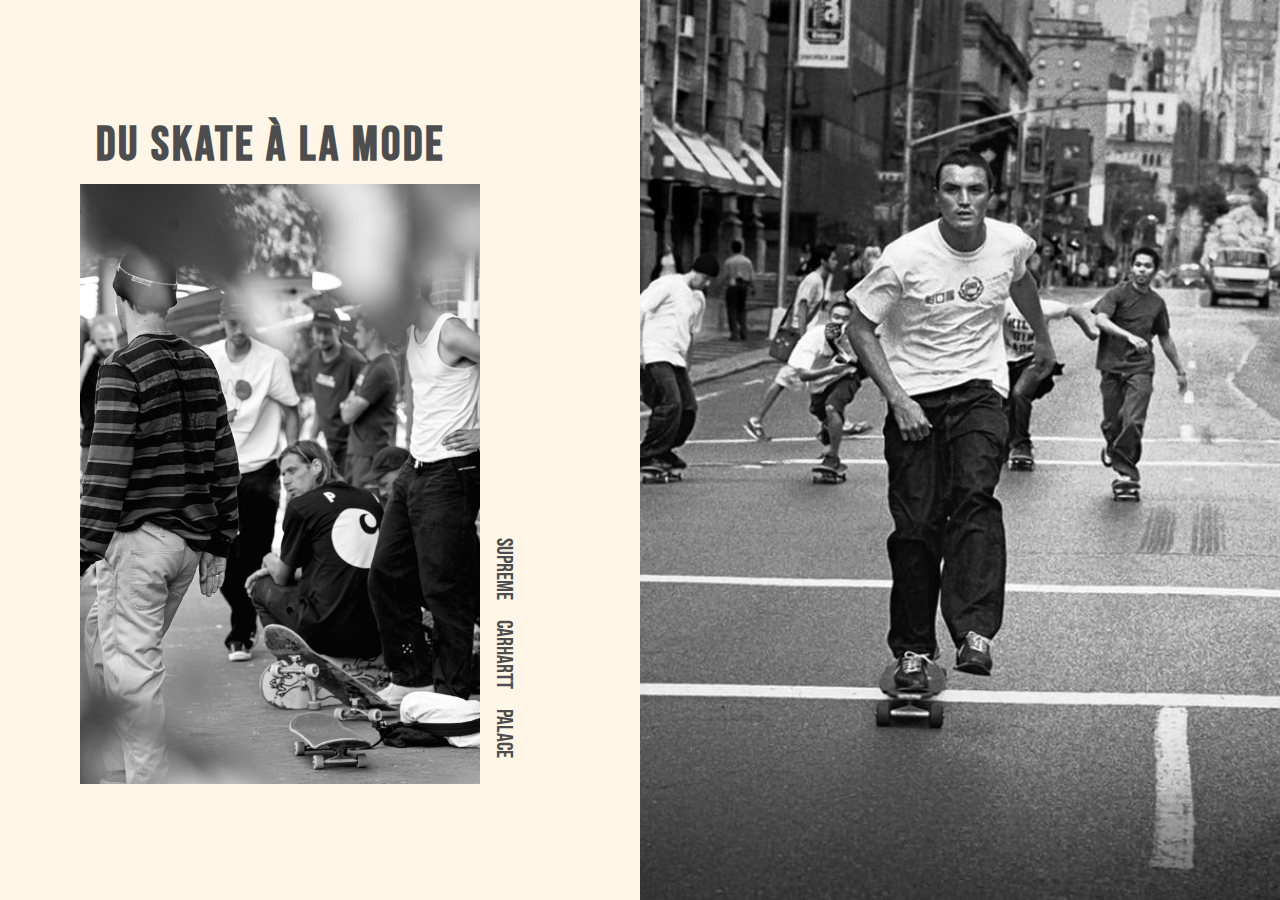
<file: index.html>
<!DOCTYPE html>
<html lang="en">

<head>
    <meta charset="UTF-8">
    <meta http-equiv="X-UA-Compatible" content="IE=edge">
    <meta name="viewport" content="width=device-width, initial-scale=1.0">
    <title>Streetwear</title>
    <link rel="stylesheet" href="./assets/css/style.css">
</head>

<body>

    <section>
        <div class="container">
            <div class="bloc-l">
                <div class="left">
                    <h1>DU SKATE À LA MODE</h1>
                    <img src="./assets/img/bg-1.jpg" alt="skateur">
                </div>
                <div class="rigth">
                    <ul class="content">
                        <li><a href="./assets/supreme/supreme.html" class=" link link--metis">SUPREME</a></li>
                        <li><a href="./assets/carhartt/carhartt.html">CARHARTT</a></li>
                        <li><a href="./assets/palace/palace.html">PALACE</a></li>
                    </ul>
                </div>
            </div>

            <div class="bloc-r"></div>
        </div>
    </section>

</body>

</html>
</file>
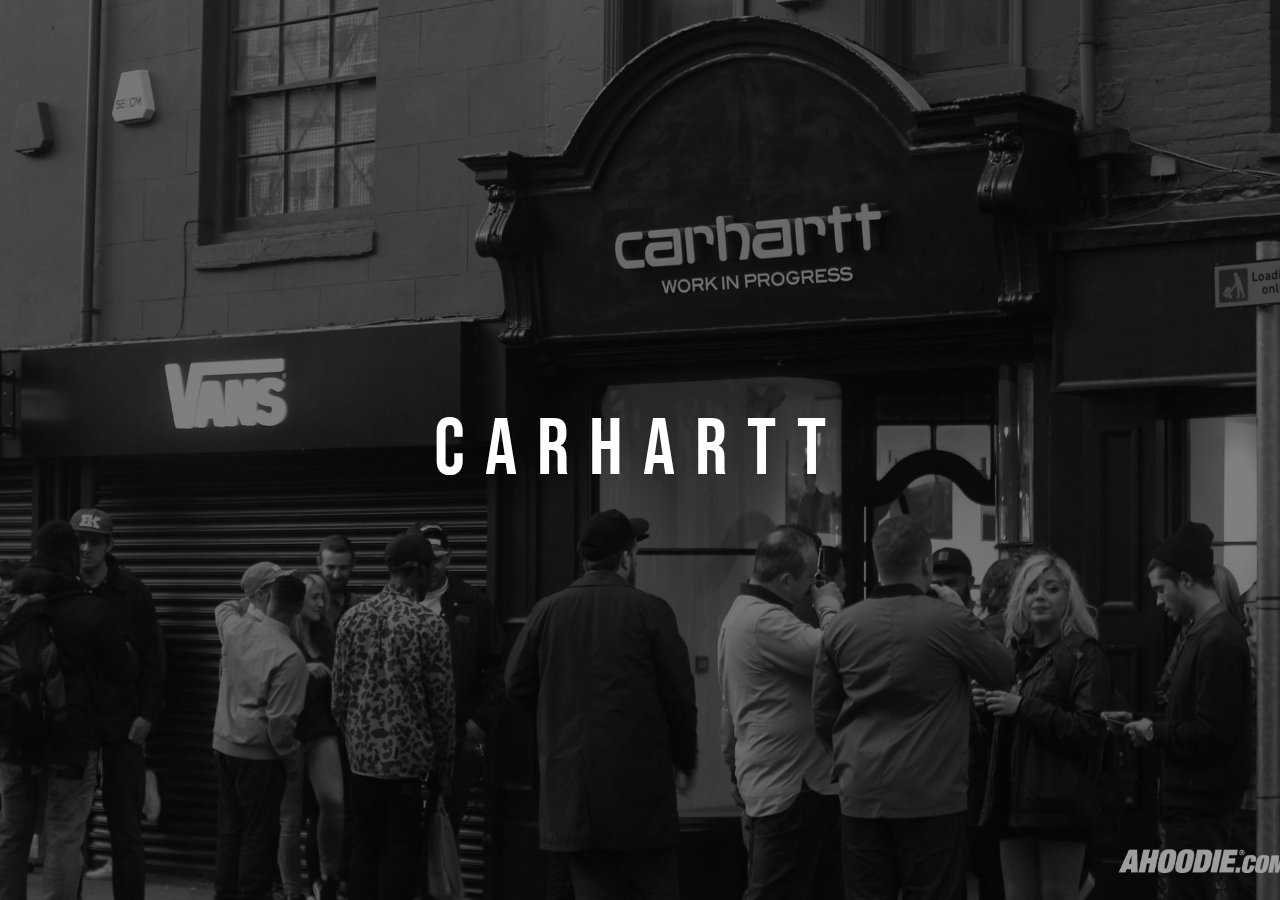
<file: assets/carhartt/carhartt.html>
<head>
    <link rel="stylesheet" href="../carhartt/carhartt.css">
    <title>Carhartt</title>
</head>

<body>

    <header>
        <div class="bg-carhartt">
            <h1>CARHARTT</h1>
        </div>
    </header>

</body>
</file>
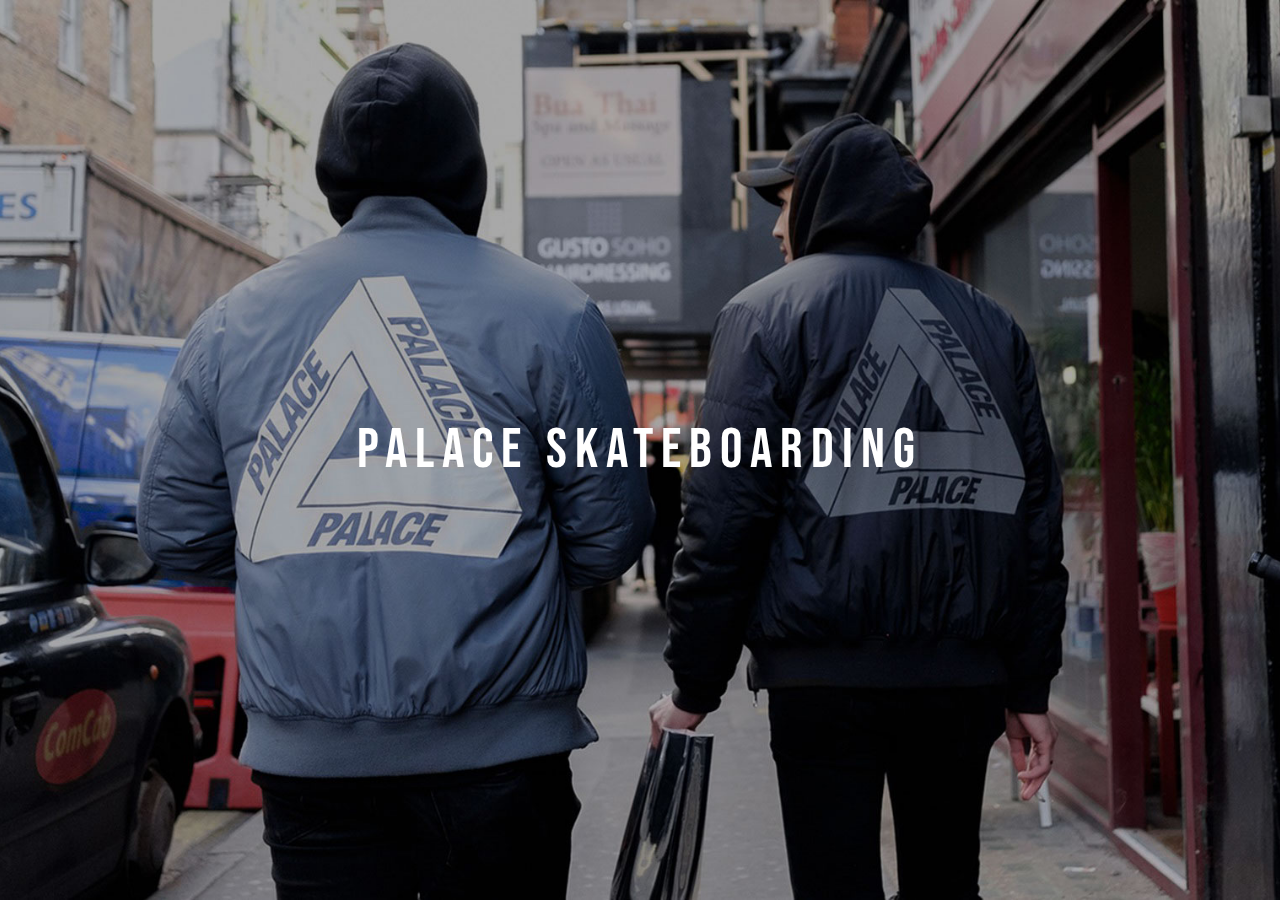
<file: assets/palace/palace.html>
<head>
    <link rel="stylesheet" href="../palace/palace.css">
    <title>Palace</title>
</head>

<body>

    <header>
        <div class="bg-palace">
            <h1>PALACE SKATEBOARDING</h1>
        </div>
    </header>

</body>
</file>
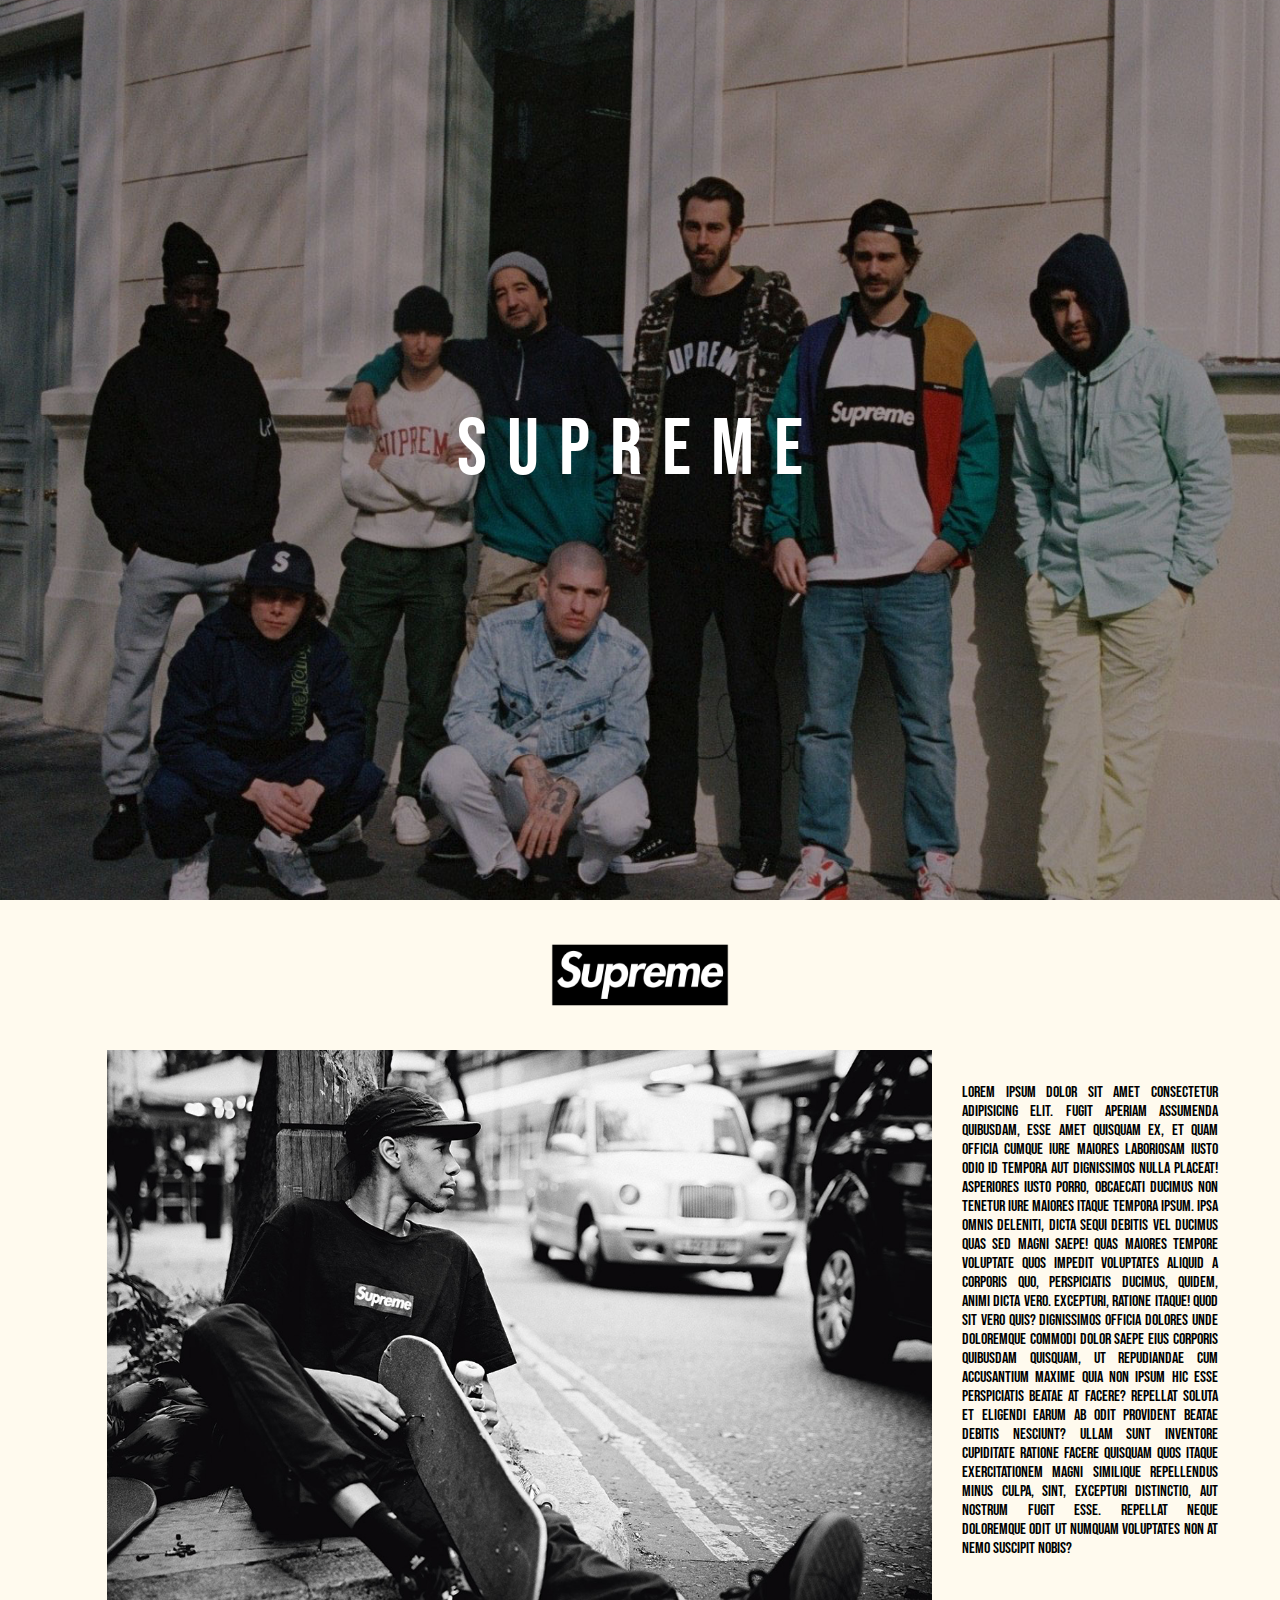
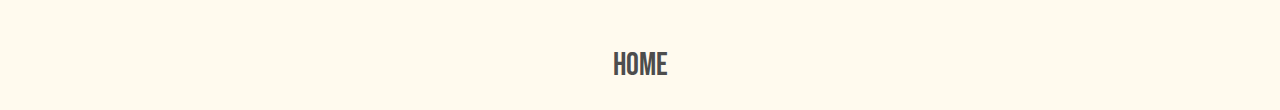
<file: assets/supreme/supreme.html>
<head>
    <link rel="stylesheet" href="../supreme/supreme.css">
    <title>Supreme</title>
</head>

<body>

    <header>
        <div class="bg-supreme">
            <h1>SUPREME</h1>
        </div>
    </header>

    <main>
        <div class="bloc-container">
            <div class="logo">
                <img src="../img/Supreme-Emblem.png" alt="logo-supreme">
            </div>
            <div class="container">
                <div class="img-cont"><img src="../img/172-1728876_palace-skater.jpg" alt="supreme-picture"></div>
                <div class="p-cont">
                    <p>Lorem ipsum dolor sit amet consectetur adipisicing elit. Fugit aperiam assumenda quibusdam, esse
                        amet quisquam ex, et quam officia cumque iure maiores laboriosam iusto odio id tempora aut
                        dignissimos nulla placeat! Asperiores iusto porro, obcaecati ducimus non tenetur iure maiores
                        itaque tempora ipsum. Ipsa omnis deleniti, dicta sequi debitis vel ducimus quas sed magni saepe!
                        Quas maiores tempore voluptate quos impedit voluptates aliquid a corporis quo, perspiciatis
                        ducimus, quidem, animi dicta vero. Excepturi, ratione itaque! Quod sit vero quis? Dignissimos
                        officia dolores unde doloremque commodi dolor saepe eius corporis quibusdam quisquam, ut
                        repudiandae cum accusantium maxime quia non ipsum hic esse perspiciatis beatae at facere?
                        Repellat soluta et eligendi earum ab odit provident beatae debitis nesciunt? Ullam sunt
                        inventore cupiditate ratione facere quisquam quos itaque exercitationem magni similique
                        repellendus minus culpa, sint, excepturi distinctio, aut nostrum fugit esse. Repellat neque
                        doloremque odit ut numquam voluptates non at nemo suscipit nobis?</p>
                </div>
            </div>
        </div>
    </main>

    <footer>
        <div class="home"><a href="./">HOME</a></div>
    </footer>
</body>
</file>
<file: assets/css/style.css>
@font-face {
  font-family: "font-1";
  src: url(../font/Bebas_Neue/BebasNeue-Regular.ttf);
}

* {
  margin: 0;
  padding: 0;
  list-style-type: none;
  font-family: "font-1";
}

a {
  text-decoration: none;
}
/************************************************************************
**************************BLOC-1*******************************************
**************************************************************************/
.container {
  display: flex;
  width: 100%;
  height: 100vh;
}

.bloc-l {
  width: 50%;
  display: flex;
  background: #fff6e8;
}
.left {
  width: 75%;
  display: flex;
  flex-direction: column;
  align-items: flex-end;
  justify-content: center;
}

.left h1 {
  text-align: start;
  width: 80%;
  color: #4d4d4d;
  font-weight: 700;
  letter-spacing: 3px;
  font-size: 3rem;
  padding-bottom: 10px;
}
.left img {
  height: 700px;
}

.left img:hover {
  filter: blur(2px);
  border: 0px;
  transition: 0.5s;
}

.rigth {
  display: flex;
  justify-content: flex-end;
  writing-mode: vertical-rl;
  padding-left: 10px;
  padding-bottom: 10%;
}

.rigth ul {
  display: flex;
}

.rigth a {
  padding: 10px;
  color: #4d4d4d;
  font-size: 1.4rem;
}

.rigth a:hover {
  background: #4d4d4d;
  color: #fff6e8;
  transition: 0.6s;
}
/************************************************************************
**************************BLOC-2*******************************************
**************************************************************************/

.bloc-r {
  width: 50%;
  background-image: url(../img/bg-2.jpg);
  background-position: center;
  background-size: cover;
}

/************************************************************************
**************************  RESPONSIVE  *************************************
**************************************************************************/

@media screen and (max-width: 1300px) {
  .left img {
    height: 600px;
  }
  .rigth ul {
    padding-bottom: 68px;
  }
}

@media screen and (max-width: 1150px) {
  .bloc-r {
    display: none;
  }
  .bloc-l {
    width: 100%;
  }
  .left img {
    height: 700px;
  }
  .left h1 {
    width: 100%;
    text-align: center;
  }
  .rigth ul {
    padding-bottom: 0px;
  }
}

@media screen and (max-width: 800px) {
  .bloc-l {
    display: block;
  }
  .rigth {
    writing-mode: horizontal-tb;
    justify-content: center;
    margin-left: 100px;
    margin-top: 10px;
  }
  .left {
    width: 100%;
    align-items: center;
    margin-top: 60px;
  }
  .left h1 {
    text-align: center;
  }
}

@media screen and (max-width: 560px) {
  .left img {
    height: 600px;
  }
  .left {
    margin-top: 100px;
  }
  .left h1 {
    text-align: center;
  }
}
@media screen and (max-width: 450px) {
  .left img {
    height: 500px;
    margin-top: 20px;
  }
  .left {
    margin-top: 150px;
  }
  .left h1 {
    font-size: 2.5rem;
    text-align: center;
  }
}
@media screen and (max-width: 380px) {
  .left img {
    height: 400px;
    margin-top: 20px;
  }
  .left {
    margin-top: 140px;
  }
  .left h1 {
    font-size: 2rem;
    text-align: center;
  }
  .rigth ul {
    margin-top: 20px;
    margin-right: 70px;
  }
  .rigth a {
    font-size: 1.2rem;
  }
}
</file>
<file: assets/carhartt/carhartt.css>
@font-face {
  font-family: "font-1";
  src: url(../../assets/font/Bebas_Neue/BebasNeue-Regular.ttf);
}

* {
  margin: 0;
  padding: 0;
  list-style-type: none;
}

.bg-carhartt {
  height: 100vh;
  background: url(../img/carhartt.jpg) center/cover;
}

.bg-carhartt h1 {
  font-family: "font-1";
  font-size: 5rem;
  color: white;
  letter-spacing: 20px;
  font-weight: 500;
  text-align: center;
  position: absolute;
  left: 50%;
  top: 50%;
  transform: translate(-50%, -50%);
}
</file>
<file: assets/palace/palace.css>
@font-face {
  font-family: "font-1";
  src: url(../../assets/font/Bebas_Neue/BebasNeue-Regular.ttf);
}

* {
  margin: 0;
  padding: 0;
  list-style-type: none;
}

.bg-palace {
  height: 100vh;
  background: url(../img/main3.jpg) center/cover;
}

.bg-palace h1 {
  font-family: "font-1";
  font-size: 3.5rem;
  color: white;
  letter-spacing: 8px;
  font-weight: 500;
  text-align: center;
  position: absolute;
  left: 50%;
  top: 50%;
  transform: translate(-50%, -50%);
}
</file>
<file: assets/supreme/supreme.css>
@font-face {
  font-family: "font-1";
  src: url(../../assets/font/Bebas_Neue/BebasNeue-Regular.ttf);
}

* {
  margin: 0;
  padding: 0;
  list-style-type: none;
}

a {
  text-decoration: none;
}

/*******************************************************************
*****************************  HEADER  *****************************
********************************************************************/

.bg-supreme {
  height: 100vh;
  background: url(../img/supreme-bg-1.jpg) center/cover fixed;
}

.bg-supreme h1 {
  font-family: "font-1";
  font-size: 5rem;
  color: white;
  letter-spacing: 20px;
  font-weight: 500;
  text-align: center;
  position: absolute;
  left: 50%;
  top: 50%;
  transform: translate(-50%, -50%);
}

/*******************************************************************
*****************************  BLOC-CONTAINER  **********************
********************************************************************/

.bloc-container {
  background: #fffaee;
}

.logo {
  display: flex;
  justify-content: center;
  height: 150px;
  align-items: center;
}

.logo img {
  height: 100px;
}

.container {
  display: flex;
}

.img-cont {
  width: 70%;
  display: flex;
  justify-content: flex-end;
  margin-bottom: 20px;
  margin-right: 30px;
}

.img-cont img {
  height: 700px;
}

.img-cont img:hover {
  filter: blur(2px);
  border: 0px;
  transition: 0.5s;
}

.p-cont {
  width: 20%;
  font-family: "font-1";
  display: flex;
  justify-content: center;
  align-items: center;
  height: 75vh;
}

.p-cont p {
  width: 70%;
  text-align: justify;
}

/*******************************************************************
*****************************  FOOTER  ****************************
********************************************************************/

.home {
  background: #fffaee;
  display: flex;
  height: 10vh;
  align-items: center;
}

.home a {
  color: #4d4d4d;
  font-family: "font-1";
  font-size: 2rem;
  text-align: end;
  margin: 0 auto;
}

.home a:hover {
  color: #4d4d4d10;
}

/*******************************************************************
*****************************  RESPONSIVE  ****************************
********************************************************************/

@media screen and (max-width: 1580px) {
  .img-cont {
    margin-left: 100px;
  }
}
@media screen and (max-width: 1400px) {
  .p-cont p {
    width: 100%;
    margin-right: 20px;
  }
  .p-cont {
    height: 65vh;
  }
  .img-cont img {
    height: 600px;
  }
  .img-cont {
    width: 65%;
  }
}

@media screen and (max-width: 1300px) {
  .img-cont img {
    height: 550px;
  }
  .p-cont {
    height: 60vh;
  }
  .p-cont p {
    width: 100%;
    margin-right: 0px;
  }
}
@media screen and (max-width: 1150px) {
  .container {
    display: block;
  }
  .img-cont {
    width: 75%;
    margin: 0 auto;
  }
  .p-cont {
    width: 70%;
    height: auto;
    margin: 0 auto;
    padding-top: 30px;
  }
}
@media screen and (max-width: 1120px) {
  .img-cont img {
    height: 500px;
  }
  .img-cont {
    width: 70%;
    margin: 0 auto;
  }
}
@media screen and (max-width: 1050px) {
  .img-cont img {
    height: 470px;
  }
  .img-cont {
    width: 70%;
    margin: 0 auto;
  }
}
@media screen and (max-width: 960px) {
  .img-cont img {
    height: 420px;
  }
  .img-cont {
    width: 70%;
    margin: 0 auto;
  }
}
@media screen and (max-width: 860px) {
  .img-cont img {
    height: 390px;
  }
  .img-cont {
    width: 70%;
    margin: 0 auto;
  }
}
</file>
